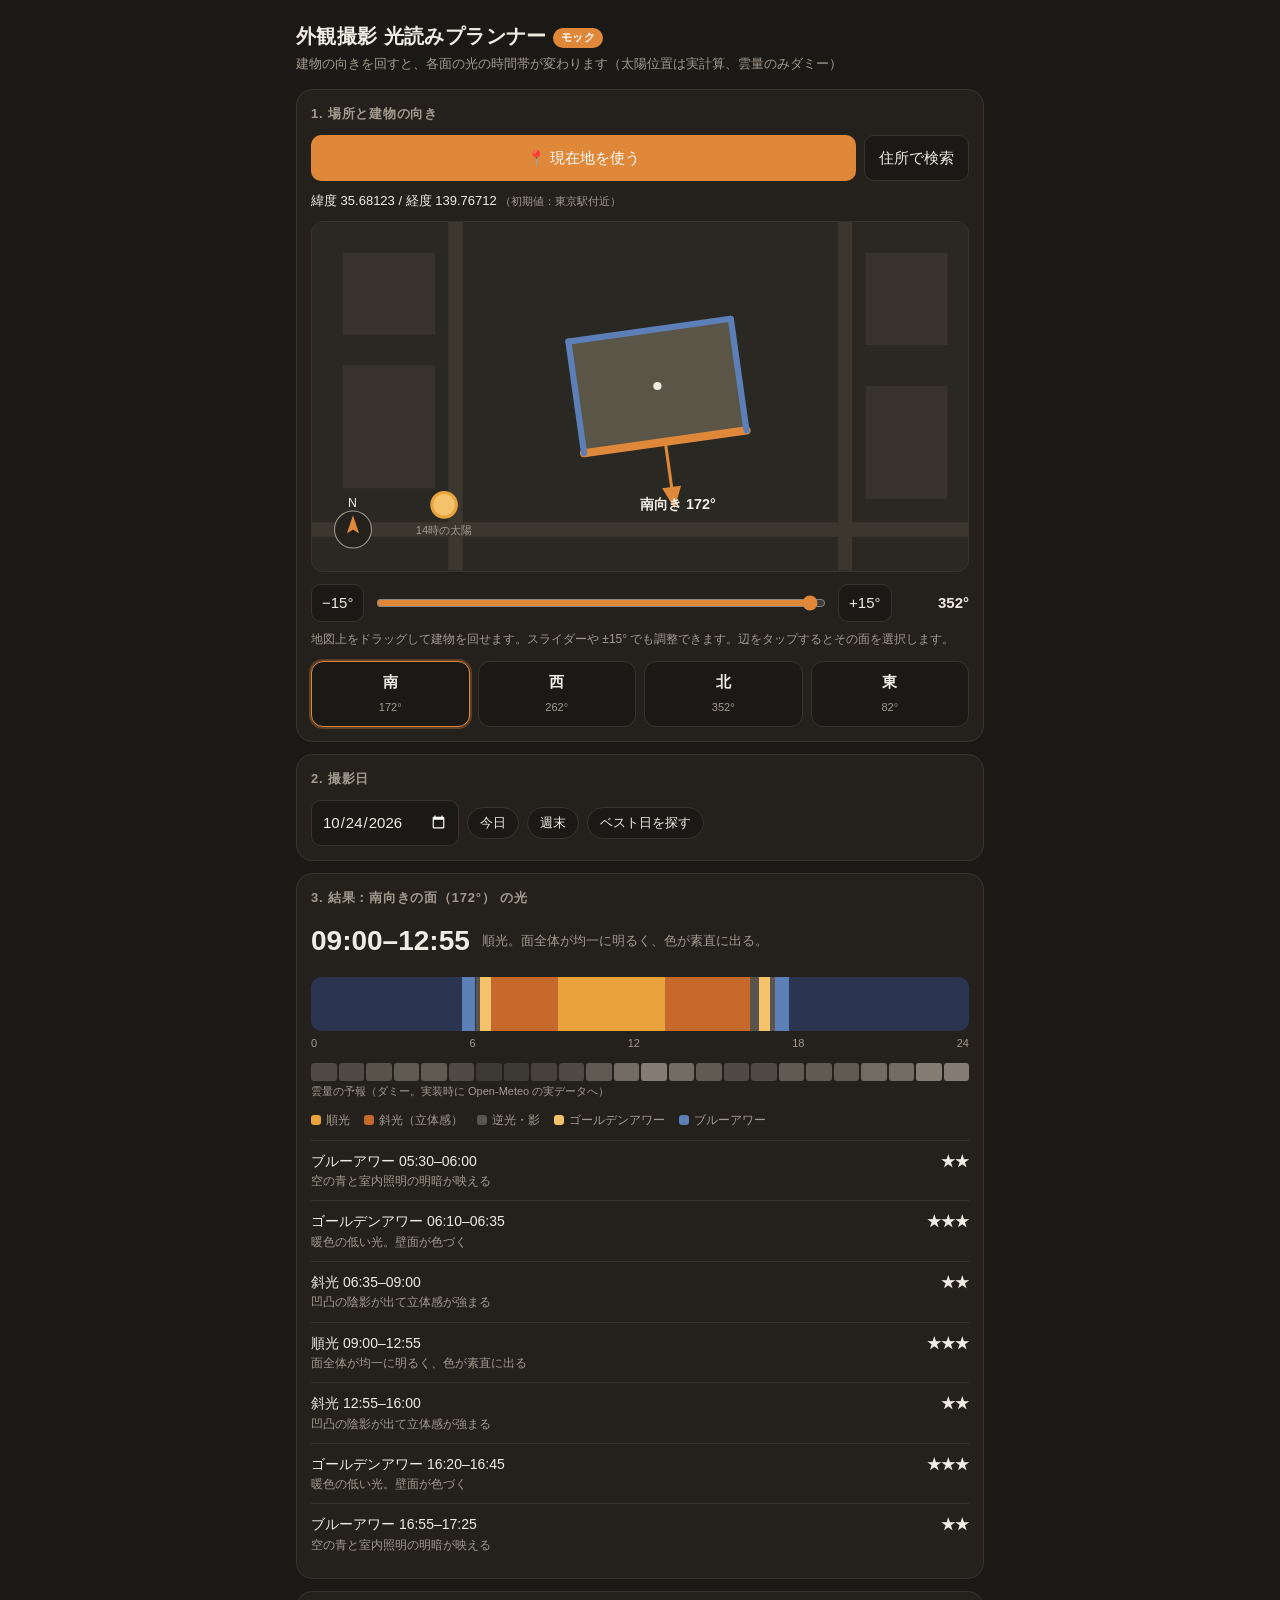
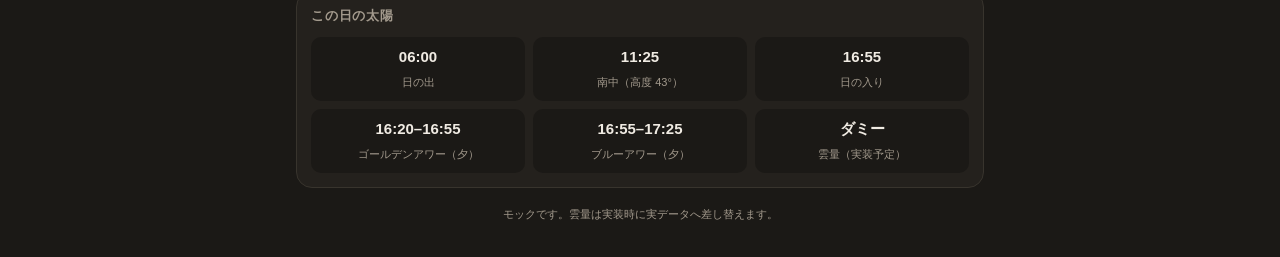
<file: mock/index.html>
<!doctype html>
<html lang="ja">
<head>
<meta charset="utf-8">
<meta name="viewport" content="width=device-width, initial-scale=1">
<title>外観撮影 光読みプランナー（モック）</title>
<style>
  :root {
    color-scheme: dark;
    --bg: #1b1916; --card: #24211d; --ink: #f0ebe3; --sub: #a39a8d; --line: #38342d;
    --accent: #e0883a; --front: #e8a33d; --side: #c7692b; --back: #5a554c;
    --golden: #f3c26b; --blue: #5d7fb8; --night: #2b3550;
  }
  * { box-sizing: border-box; }
  body { margin: 0; background: var(--bg); color: var(--ink);
    font: 15px/1.6 -apple-system, "Hiragino Sans", "Yu Gothic", sans-serif; }
  .wrap { max-width: 720px; margin: 0 auto; padding: 16px; }
  header h1 { font-size: 20px; margin: 4px 0 2px; letter-spacing: .02em; }
  header p { margin: 0 0 14px; color: var(--sub); font-size: 13px; }
  .badge { display: inline-block; font-size: 11px; padding: 1px 8px; border-radius: 99px;
    background: var(--accent); color: #fff; vertical-align: middle; margin-left: 6px; }
  .card { background: var(--card); border: 1px solid var(--line); border-radius: 16px; padding: 14px; margin-bottom: 12px; }
  .card h2 { font-size: 13px; color: var(--sub); font-weight: 600; margin: 0 0 10px; letter-spacing: .06em; }

  .searchbar { display: flex; gap: 8px; margin-bottom: 10px; }
  .btn { padding: 10px 14px; border-radius: 10px; border: 0; background: var(--accent); color: #fff; font: inherit; cursor: pointer; }
  .btn.ghost { background: var(--bg); color: var(--ink); border: 1px solid var(--line); }
  .coord { font-size: 13px; margin-bottom: 10px; }
  .coord small { color: var(--sub); }

  .map { position: relative; border-radius: 12px; overflow: hidden; border: 1px solid var(--line); background: #2a2823; touch-action: none; }
  .map svg { display: block; width: 100%; height: auto; cursor: grab; user-select: none; -webkit-user-select: none; }
  .map svg.drag { cursor: grabbing; }
  .hint { font-size: 12px; color: var(--sub); margin-top: 8px; }

  .rot { display: flex; align-items: center; gap: 10px; margin-top: 12px; }
  .rot input[type=range] { flex: 1; accent-color: var(--accent); }
  .rot output { min-width: 4.5em; text-align: right; font-variant-numeric: tabular-nums; font-weight: 700; }
  .rot .btn { padding: 6px 10px; }

  .faces { display: grid; grid-template-columns: repeat(4, 1fr); gap: 8px; margin-top: 12px; }
  .face { border: 1px solid var(--line); border-radius: 12px; padding: 8px 4px; text-align: center;
    background: var(--bg); cursor: pointer; color: var(--ink); font: inherit; }
  .face b { display: block; font-size: 15px; }
  .face span { font-size: 11px; color: var(--sub); }
  .face.on { border-color: var(--accent); box-shadow: 0 0 0 2px color-mix(in srgb, var(--accent) 30%, transparent); }

  .row { display: flex; gap: 8px; flex-wrap: wrap; align-items: center; }
  .row input[type=date] { padding: 9px 10px; border-radius: 10px; border: 1px solid var(--line); background: var(--bg); color: var(--ink); font: inherit; }
  .chip { padding: 6px 12px; border-radius: 99px; border: 1px solid var(--line); background: var(--bg); font-size: 13px; color: var(--ink); cursor: pointer; }

  .tl { position: relative; height: 54px; border-radius: 10px; overflow: hidden; background: var(--night); }
  .tl i { position: absolute; top: 0; bottom: 0; display: block; }
  .axis { display: flex; justify-content: space-between; font-size: 11px; color: var(--sub); margin-top: 4px; }
  .legend { display: flex; flex-wrap: wrap; gap: 6px 14px; margin-top: 10px; font-size: 12px; color: var(--sub); }
  .legend em { display: inline-block; width: 10px; height: 10px; border-radius: 3px; margin-right: 5px; vertical-align: -1px; font-style: normal; }
  .cloud { display: flex; gap: 2px; margin-top: 10px; }
  .cloud span { flex: 1; height: 18px; border-radius: 3px; }
  .cloudlabel { font-size: 11px; color: var(--sub); margin-top: 2px; }

  .best { display: flex; gap: 12px; align-items: center; flex-wrap: wrap; }
  .best .time { font-size: 28px; font-weight: 700; }
  .best .why { font-size: 13px; color: var(--sub); }
  .list { margin: 10px 0 0; padding: 0; list-style: none; }
  .list li { display: flex; justify-content: space-between; gap: 8px; padding: 9px 0; border-top: 1px solid var(--line); font-size: 14px; }
  .list small { color: var(--sub); display: block; font-size: 12px; }
  .score { font-weight: 700; white-space: nowrap; }
  .sun3 { display: grid; grid-template-columns: repeat(3, 1fr); gap: 8px; text-align: center; }
  .sun3 div { background: var(--bg); border-radius: 10px; padding: 8px 0; }
  .sun3 b { display: block; font-size: 15px; }
  .sun3 span { font-size: 11px; color: var(--sub); }
  footer { color: var(--sub); font-size: 11px; text-align: center; margin: 18px 0; }
</style>
</head>
<body>
<div class="wrap">
  <header>
    <h1>外観撮影 光読みプランナー<span class="badge">モック</span></h1>
    <p>建物の向きを回すと、各面の光の時間帯が変わります（太陽位置は実計算、雲量のみダミー）</p>
  </header>

  <section class="card">
    <h2>1. 場所と建物の向き</h2>
    <div class="searchbar">
      <button class="btn" id="locBtn" style="flex:1">📍 現在地を使う</button>
      <button class="btn ghost">住所で検索</button>
    </div>
    <div class="coord" id="coord"></div>
    <div class="map">
      <svg id="map" viewBox="0 0 640 340" role="img" aria-label="地図（ダミー）"></svg>
    </div>
    <div class="rot">
      <button class="btn ghost" id="m15" aria-label="左に15度">−15°</button>
      <input type="range" id="rot" min="0" max="359" value="352" aria-label="建物の向き">
      <button class="btn ghost" id="p15" aria-label="右に15度">+15°</button>
      <output id="rotOut"></output>
    </div>
    <p class="hint">地図上をドラッグして建物を回せます。スライダーや ±15° でも調整できます。辺をタップするとその面を選択します。</p>
    <div class="faces" id="faces"></div>
  </section>

  <section class="card">
    <h2>2. 撮影日</h2>
    <div class="row">
      <input type="date" id="date" value="2026-10-24">
      <button class="chip" id="today">今日</button>
      <button class="chip" id="weekend">週末</button>
      <button class="chip" title="実装予定">ベスト日を探す</button>
    </div>
  </section>

  <section class="card">
    <h2>3. 結果：<span id="faceName"></span> の光</h2>
    <div class="best">
      <div class="time" id="bestTime"></div>
      <div class="why" id="bestWhy"></div>
    </div>
    <div style="margin-top:14px" class="tl" id="tl"></div>
    <div class="axis"><span>0</span><span>6</span><span>12</span><span>18</span><span>24</span></div>
    <div class="cloud" id="cloud"></div>
    <div class="cloudlabel">雲量の予報（ダミー。実装時に Open-Meteo の実データへ）</div>
    <div class="legend">
      <span><em style="background:var(--front)"></em>順光</span>
      <span><em style="background:var(--side)"></em>斜光（立体感）</span>
      <span><em style="background:var(--back)"></em>逆光・影</span>
      <span><em style="background:var(--golden)"></em>ゴールデンアワー</span>
      <span><em style="background:var(--blue)"></em>ブルーアワー</span>
    </div>
    <ul class="list" id="list"></ul>
  </section>

  <section class="card">
    <h2>この日の太陽</h2>
    <div class="sun3" id="sun3"></div>
  </section>

  <footer>モックです。雲量は実装時に実データへ差し替えます。</footer>
</div>

<script>
const $ = id => document.getElementById(id);
const rad = d => d * Math.PI / 180, deg = r => r * 180 / Math.PI;
const COL = { f:"var(--front)", s:"var(--side)", b:"var(--back)", g:"var(--golden)", u:"var(--blue)" };
const state = { lat: 35.68123, lon: 139.76712, tz: 9, rot: 352, face: 0 };
// 面のオフセット（回転0°のとき: 面0=南向き, 1=西向き, 2=北向き, 3=東向き）
const FACE_OFFSETS = [180, 270, 0, 90];
const CX = 337, CY = 160, HW = 80, HH = 55;

const norm = a => ((a % 360) + 360) % 360;
const faceBearing = i => norm(state.rot + FACE_OFFSETS[i]);
const COMPASS = ["北","北東","東","南東","南","南西","西","北西"];
const compass = b => COMPASS[Math.round(b / 45) % 8];
const hhmm = h => { const m = Math.round(h * 60); return String(Math.floor(m / 60) % 24).padStart(2,"0") + ":" + String(m % 60).padStart(2,"0"); };

// 太陽位置：方位は北=0°から時計回り、高度は水平線=0°
function sunPos(ms, lat, lon) {
  const d = ms / 86400000 + 2440587.5 - 2451545.0;
  const L = norm(280.460 + 0.9856474 * d), g = rad(norm(357.528 + 0.9856003 * d));
  const lam = rad(L + 1.915 * Math.sin(g) + 0.020 * Math.sin(2 * g));
  const eps = rad(23.439 - 0.0000004 * d);
  const ra = Math.atan2(Math.cos(eps) * Math.sin(lam), Math.cos(lam));
  const dec = Math.asin(Math.sin(eps) * Math.sin(lam));
  const H = rad(norm(280.46061837 + 360.98564736629 * d + lon)) - ra;
  const phi = rad(lat);
  const alt = Math.asin(Math.sin(phi) * Math.sin(dec) + Math.cos(phi) * Math.cos(dec) * Math.cos(H));
  const az = Math.atan2(Math.sin(H), Math.cos(H) * Math.sin(phi) - Math.tan(dec) * Math.cos(phi));
  return { alt: deg(alt), az: norm(deg(az) + 180) };
}
function sunAt(hour) {
  const [y, m, dd] = $("date").value.split("-").map(Number);
  return sunPos(Date.UTC(y, m - 1, dd, 0, 0) + (hour - state.tz) * 3600000, state.lat, state.lon);
}

// 1日を5分刻みで走査して、各時刻の光の種類を分類
function classify(faceB) {
  const out = [];
  for (let h = 0; h < 24; h += 1 / 12) {
    const s = sunAt(h);
    const diff = Math.abs(norm(s.az - faceB + 180) - 180);
    let k = null;
    if (s.alt > 0) {
      const lit = diff < 90 && s.alt > 2;
      if (lit && s.alt <= 6) k = "g";
      else if (lit && diff < 35) k = "f";
      else if (lit && diff < 75) k = "s";
      else k = "b";
    } else if (s.alt > -6) k = "u";
    out.push({ h, k, alt: s.alt });
  }
  return out;
}
function windows(samples) {
  const w = []; let cur = null;
  samples.forEach(p => {
    if (cur && cur.k === p.k) cur.e = p.h + 1 / 12;
    else { cur = { k: p.k, s: p.h, e: p.h + 1 / 12 }; w.push(cur); }
  });
  return w.filter(x => x.k);
}

// ---- 地図 ----
function drawMap() {
  const sel = state.face, r = state.rot;
  const edges = [
    [[-HW, HH], [HW, HH]],       // 面0 下辺（回転0で南向き）
    [[-HW, -HH], [-HW, HH]],     // 面1 左辺（西向き）
    [[-HW, -HH], [HW, -HH]],     // 面2 上辺（北向き）
    [[HW, -HH], [HW, HH]]        // 面3 右辺（東向き）
  ];
  const lines = edges.map((e, i) =>
    `<line data-edge="${i}" x1="${CX + e[0][0]}" y1="${CY + e[0][1]}" x2="${CX + e[1][0]}" y2="${CY + e[1][1]}"
      stroke="${i === sel ? "#e0883a" : "#5d7fb8"}" stroke-width="${i === sel ? 8 : 6}" stroke-linecap="round" style="cursor:pointer"/>`).join("");
  // 選択面の外向き矢印（回転しない座標で計算）
  const b = faceBearing(sel), br = rad(b);
  const mid = [(edges[sel][0][0] + edges[sel][1][0]) / 2, (edges[sel][0][1] + edges[sel][1][1]) / 2];
  const mr = rad(r);
  const mx = CX + mid[0] * Math.cos(mr) - mid[1] * Math.sin(mr);
  const my = CY + mid[0] * Math.sin(mr) + mid[1] * Math.cos(mr);
  const ax = mx + Math.sin(br) * 52, ay = my - Math.cos(br) * 52;
  const lx = Math.min(560, Math.max(80, ax + Math.sin(br) * 36)), ly = Math.min(330, Math.max(22, ay - Math.cos(br) * 14));
  // 太陽（現在選択日の南中付近ではなく、14時の位置を表示）
  const s = sunAt(14);
  const sx = 320 + Math.sin(rad(s.az)) * 270, sy = 170 - Math.cos(rad(s.az)) * 150;
  $("map").innerHTML = `
    <rect width="640" height="340" fill="#2a2823"/>
    <g stroke="#3b372f" stroke-width="14" fill="none"><path d="M0 300 H640"/><path d="M140 0 V340"/><path d="M520 0 V340"/></g>
    <g fill="#37332c"><rect x="30" y="30" width="90" height="80"/><rect x="540" y="30" width="80" height="90"/><rect x="30" y="140" width="90" height="120"/><rect x="540" y="160" width="80" height="110"/></g>
    <g transform="rotate(${r} ${CX} ${CY})">
      <rect x="${CX - HW}" y="${CY - HH}" width="${HW * 2}" height="${HH * 2}" fill="#5b5547"/>${lines}
    </g>
    <g stroke="#e0883a" stroke-width="3" fill="#e0883a"><line x1="${mx}" y1="${my}" x2="${ax}" y2="${ay}"/>
      <polygon transform="translate(${ax} ${ay}) rotate(${b})" points="0,-10 7,6 -7,6"/></g>
    <text x="${lx}" y="${ly}" font-size="14" fill="#f0ebe3" font-weight="700" text-anchor="middle">${compass(b)}向き ${Math.round(b)}°</text>
    <circle cx="${CX}" cy="${CY}" r="4" fill="#f0ebe3"/>
    <g transform="translate(${sx} ${sy})"><circle r="12" fill="#f3c26b" stroke="#e8a33d" stroke-width="3"/>
      <text y="28" font-size="11" fill="#a39a8d" text-anchor="middle">14時の太陽</text></g>
    <g transform="translate(40,300)"><circle r="18" fill="#24211d" stroke="#a39a8d"/><polygon points="0,-14 6,4 0,0 -6,4" fill="#e0883a"/><text y="-22" x="-5" font-size="12" fill="#f0ebe3">N</text></g>`;
}

// ---- 結果 ----
const LABEL = { f: "順光", s: "斜光", g: "ゴールデンアワー", u: "ブルーアワー", b: "逆光・影" };
const NOTE = { f: "面全体が均一に明るく、色が素直に出る", s: "凹凸の陰影が出て立体感が強まる", g: "暖色の低い光。壁面が色づく", u: "空の青と室内照明の明暗が映える" };
const STAR = { f: "★★★", g: "★★★", s: "★★", u: "★★" };

function renderResult() {
  const b = faceBearing(state.face);
  $("faceName").textContent = `${compass(b)}向きの面（${Math.round(b)}°）`;
  const samples = classify(b), wins = windows(samples);
  const tl = $("tl"); tl.innerHTML = "";
  // 昼の帯
  const ss = samples.filter(p => p.alt > 0);
  if (ss.length) {
    const i = document.createElement("i");
    i.style.cssText = `left:${ss[0].h / 24 * 100}%;width:${(ss[ss.length - 1].h - ss[0].h) / 24 * 100}%;background:rgba(255,255,255,.10)`;
    tl.appendChild(i);
  }
  wins.forEach(w => {
    const i = document.createElement("i");
    i.style.left = (w.s / 24 * 100) + "%"; i.style.width = ((w.e - w.s) / 24 * 100) + "%";
    i.style.background = COL[w.k]; tl.appendChild(i);
  });
  // ベスト：最長の順光、無ければ ゴールデン → 斜光
  const pick = k => wins.filter(w => w.k === k && w.e - w.s >= 0.34).sort((a, c) => (c.e - c.s) - (a.e - a.s))[0];
  const best = pick("f") || pick("g") || pick("s") || pick("u");
  if (best) {
    $("bestTime").textContent = `${hhmm(best.s)}–${hhmm(best.e)}`;
    $("bestWhy").textContent = `${LABEL[best.k]}。${NOTE[best.k]}。`;
  } else {
    $("bestTime").textContent = "—";
    $("bestWhy").textContent = "この日は直射が当たりません。曇りの柔らかい光やブルーアワーの空との対比が狙い目です。";
  }
  const items = wins.filter(w => w.k !== "b" && w.e - w.s >= 0.34);
  $("list").innerHTML = items.length ? items.map(w =>
    `<li><div>${LABEL[w.k]} ${hhmm(w.s)}–${hhmm(w.e)}<small>${NOTE[w.k]}</small></div><div class="score">${STAR[w.k]}</div></li>`).join("")
    : `<li><div>該当する時間帯がありません</div></li>`;
}

function renderSun() {
  const samples = classify(0);
  const up = samples.filter(p => p.alt > 0);
  const rise = up[0] ? up[0].h : null, set = up.length ? up[up.length - 1].h + 1 / 12 : null;
  const noon = samples.reduce((a, p) => p.alt > a.alt ? p : a, samples[0]);
  const gold = samples.filter(p => p.h > noon.h && p.alt > 0 && p.alt <= 6);
  const blue = samples.filter(p => p.h > noon.h && p.alt <= 0 && p.alt > -6);
  const rg = a => a.length ? `${hhmm(a[0].h)}–${hhmm(a[a.length - 1].h + 1 / 12)}` : "—";
  $("sun3").innerHTML = [
    [rise == null ? "—" : hhmm(rise), "日の出"],
    [hhmm(noon.h), `南中（高度 ${Math.round(noon.alt)}°）`],
    [set == null ? "—" : hhmm(set), "日の入り"],
    [rg(gold), "ゴールデンアワー（夕）"], [rg(blue), "ブルーアワー（夕）"], ["ダミー", "雲量（実装予定）"]
  ].map(([a, b]) => `<div><b>${a}</b><span>${b}</span></div>`).join("");
}

function renderFaces() {
  $("faces").innerHTML = [0, 1, 2, 3].map(i => {
    const b = faceBearing(i);
    return `<button class="face ${i === state.face ? "on" : ""}" data-i="${i}"><b>${compass(b)}</b><span>${Math.round(b)}°</span></button>`;
  }).join("");
}

function update() {
  $("rot").value = Math.round(state.rot); $("rotOut").textContent = Math.round(state.rot) + "°";
  $("coord").innerHTML = `緯度 ${state.lat.toFixed(5)} / 経度 ${state.lon.toFixed(5)} <small>${state.accuracy ? "（精度 ±" + state.accuracy + "m）" : "（初期値：東京駅付近）"}</small>`;
  drawMap(); renderFaces(); renderResult(); renderSun();
}

// ---- 操作 ----
const svg = $("map");
let drag = null;
function pointerBearing(e) {
  const p = svg.createSVGPoint(); p.x = e.clientX; p.y = e.clientY;
  const q = p.matrixTransform(svg.getScreenCTM().inverse());
  return norm(deg(Math.atan2(q.x - CX, -(q.y - CY))));
}
svg.addEventListener("pointerdown", e => {
  const edge = e.target.dataset && e.target.dataset.edge;
  if (edge !== undefined) { state.face = +edge; update(); }
  drag = { start: pointerBearing(e), rot: state.rot };
  svg.classList.add("drag"); svg.setPointerCapture(e.pointerId);
});
svg.addEventListener("pointermove", e => {
  if (!drag) return;
  state.rot = norm(drag.rot + pointerBearing(e) - drag.start); update();
});
const end = () => { drag = null; svg.classList.remove("drag"); };
svg.addEventListener("pointerup", end); svg.addEventListener("pointercancel", end);

$("rot").addEventListener("input", e => { state.rot = +e.target.value; update(); });
$("m15").addEventListener("click", () => { state.rot = norm(state.rot - 15); update(); });
$("p15").addEventListener("click", () => { state.rot = norm(state.rot + 15); update(); });
$("faces").addEventListener("click", e => { const b = e.target.closest(".face"); if (b) { state.face = +b.dataset.i; update(); } });
$("date").addEventListener("change", update);
const iso = d => `${d.getFullYear()}-${String(d.getMonth() + 1).padStart(2, "0")}-${String(d.getDate()).padStart(2, "0")}`;
$("today").addEventListener("click", () => { $("date").value = iso(new Date()); update(); });
$("weekend").addEventListener("click", () => {
  const d = new Date(); d.setDate(d.getDate() + ((6 - d.getDay() + 7) % 7 || 7)); $("date").value = iso(d); update();
});
$("locBtn").addEventListener("click", () => {
  const c = $("coord");
  if (!navigator.geolocation) { c.textContent = "この環境では位置情報を使えません"; return; }
  c.textContent = "現在地を取得中…";
  navigator.geolocation.getCurrentPosition(
    p => { state.lat = p.coords.latitude; state.lon = p.coords.longitude; state.accuracy = Math.round(p.coords.accuracy); update(); },
    e => { update(); c.textContent = "取得できませんでした（" + e.message + "）。地図で指定してください"; },
    { enableHighAccuracy: true, timeout: 10000 });
});

const cloudVals = [10,10,15,20,20,10,0,0,5,10,20,30,40,30,20,10,10,20,20,20,30,30,40,40];
$("cloud").innerHTML = cloudVals.map(v => `<span style="background:color-mix(in srgb, var(--sub) ${20 + v * 1.4}%, transparent)" title="${v}%"></span>`).join("");
update();
</script>
</body>
</html>
</file>
